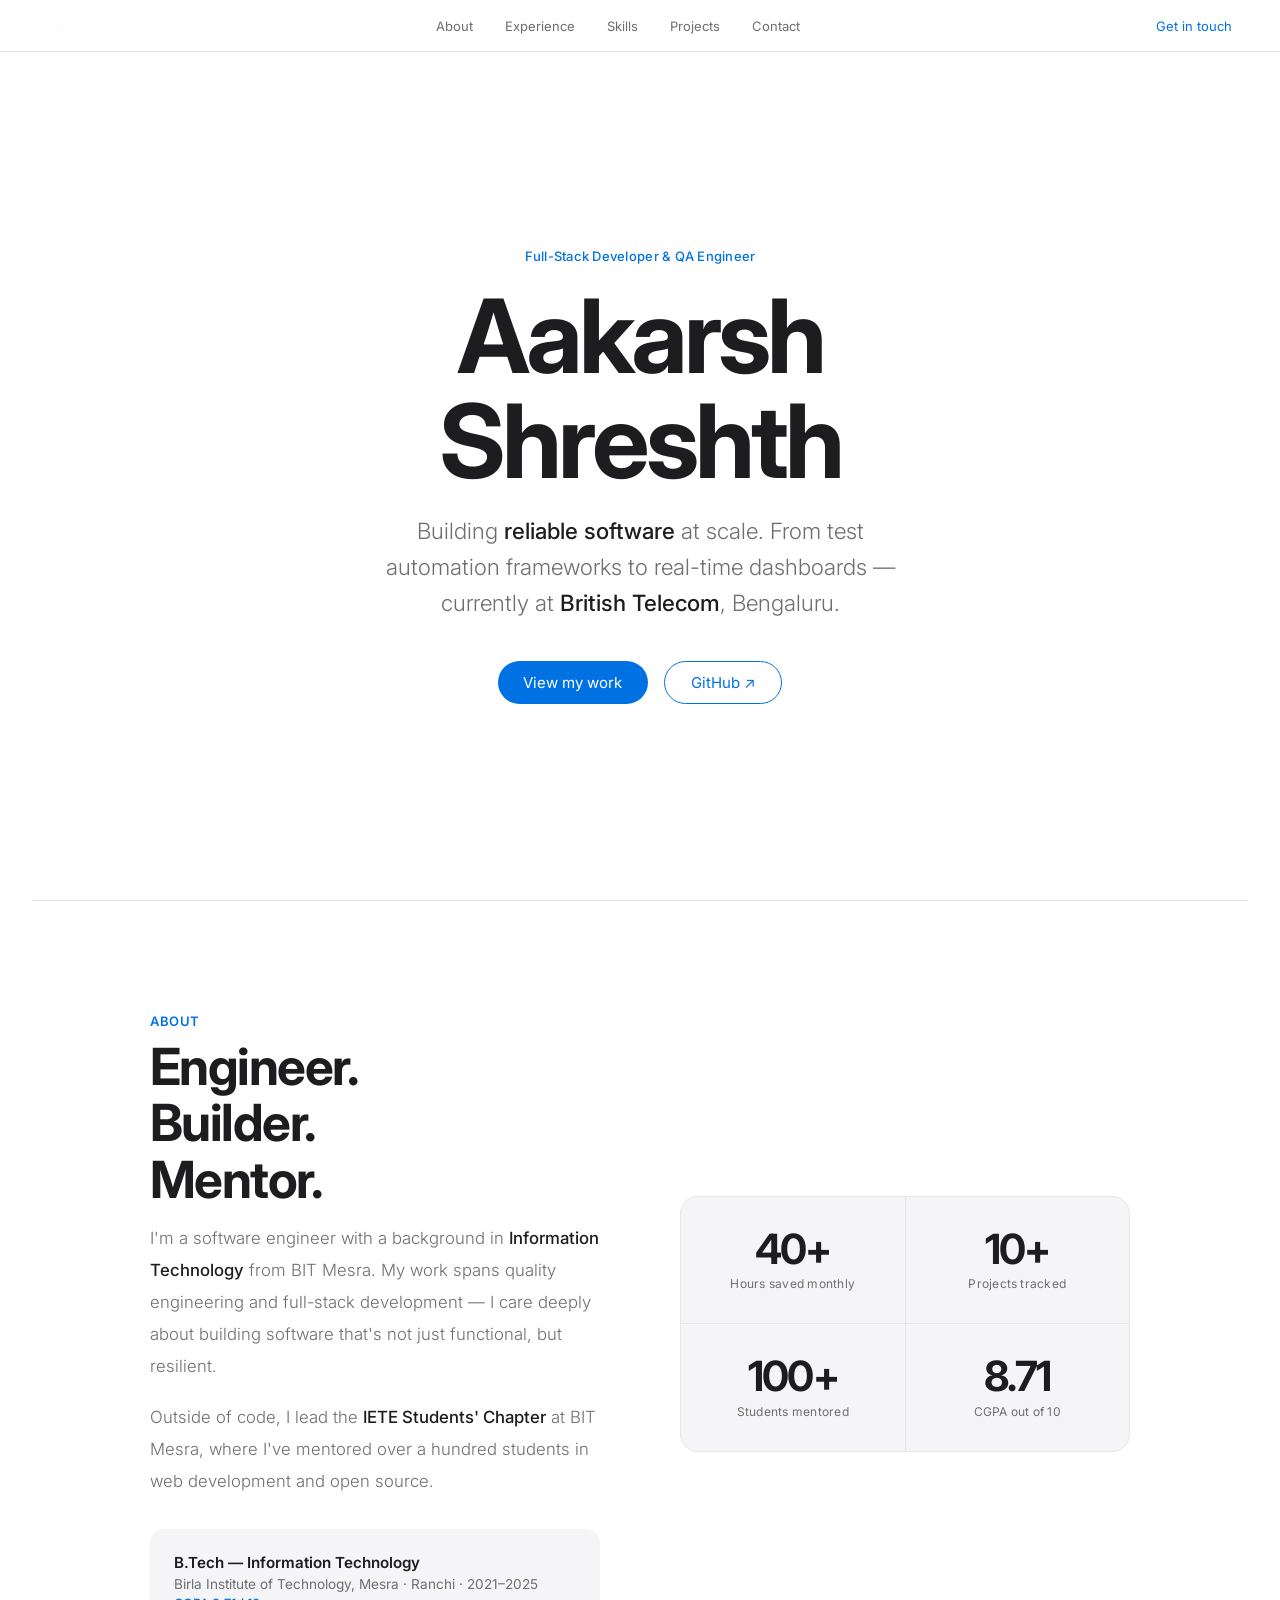
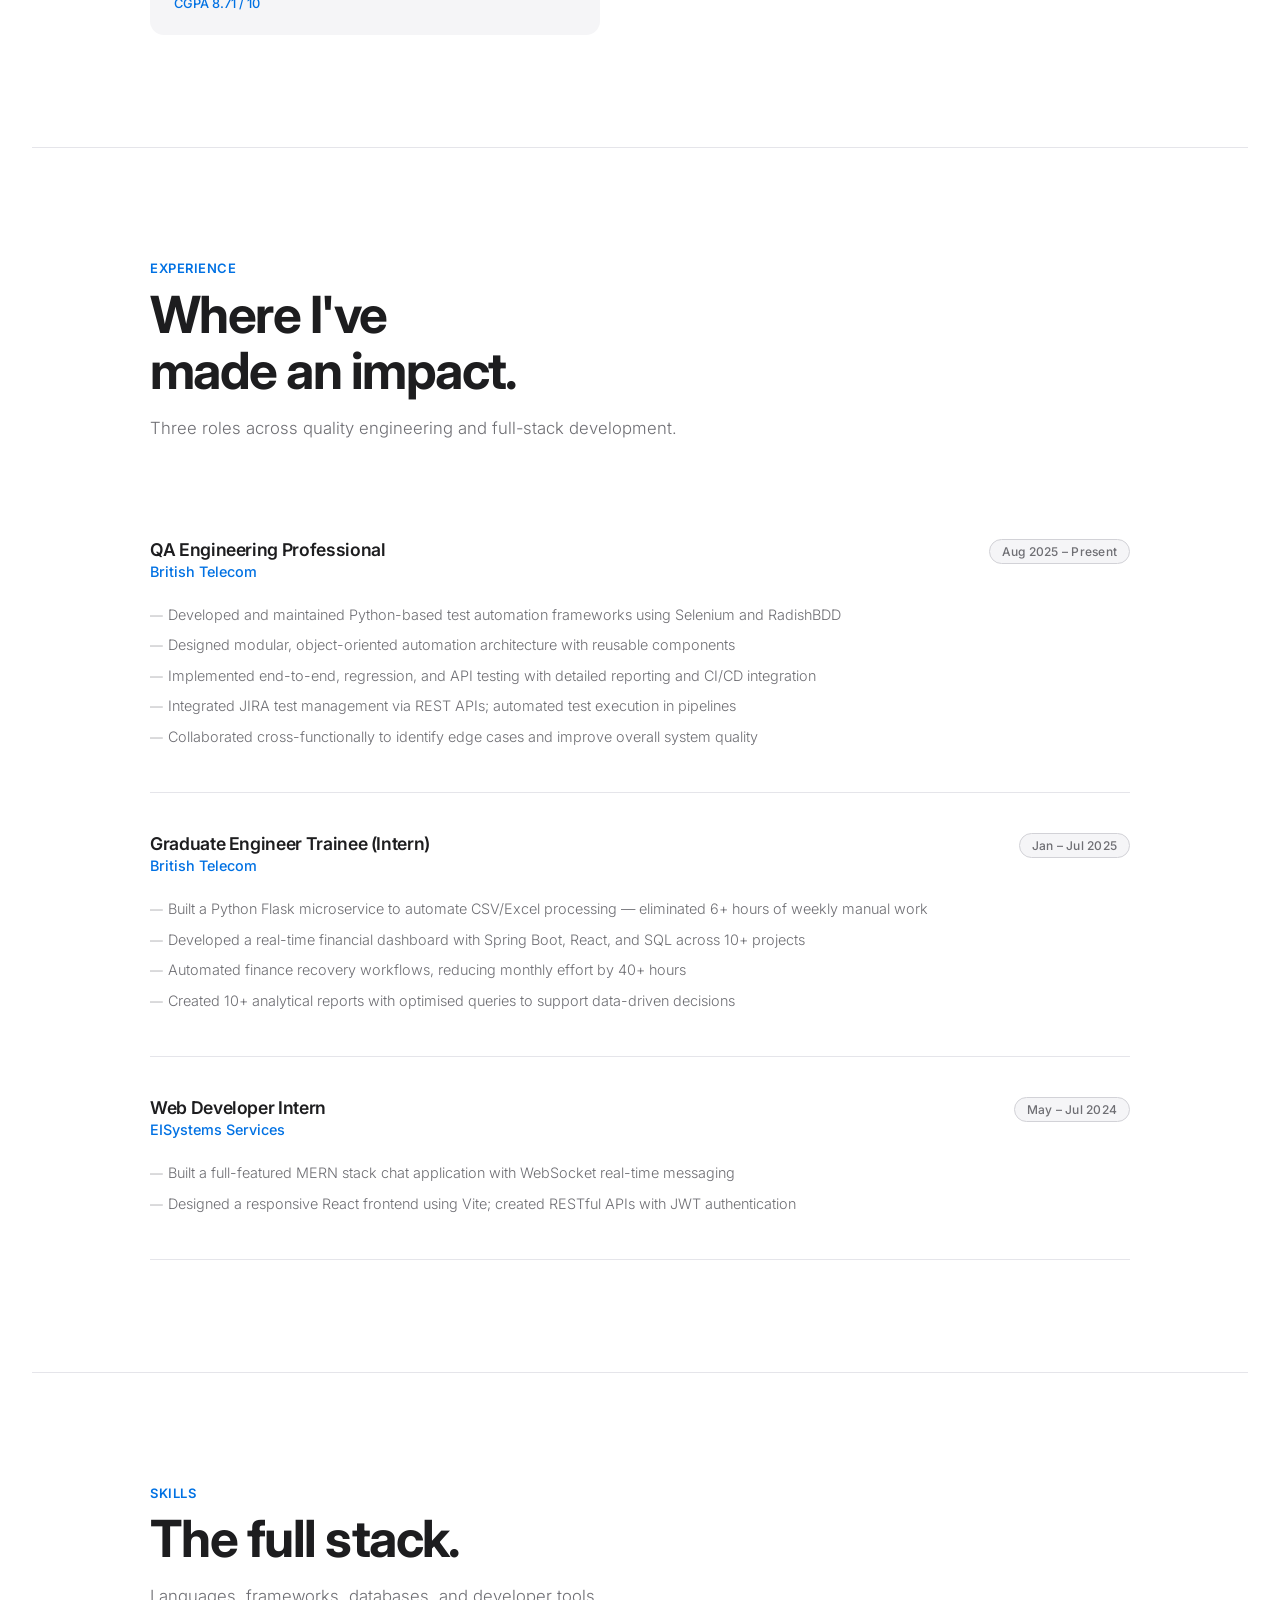
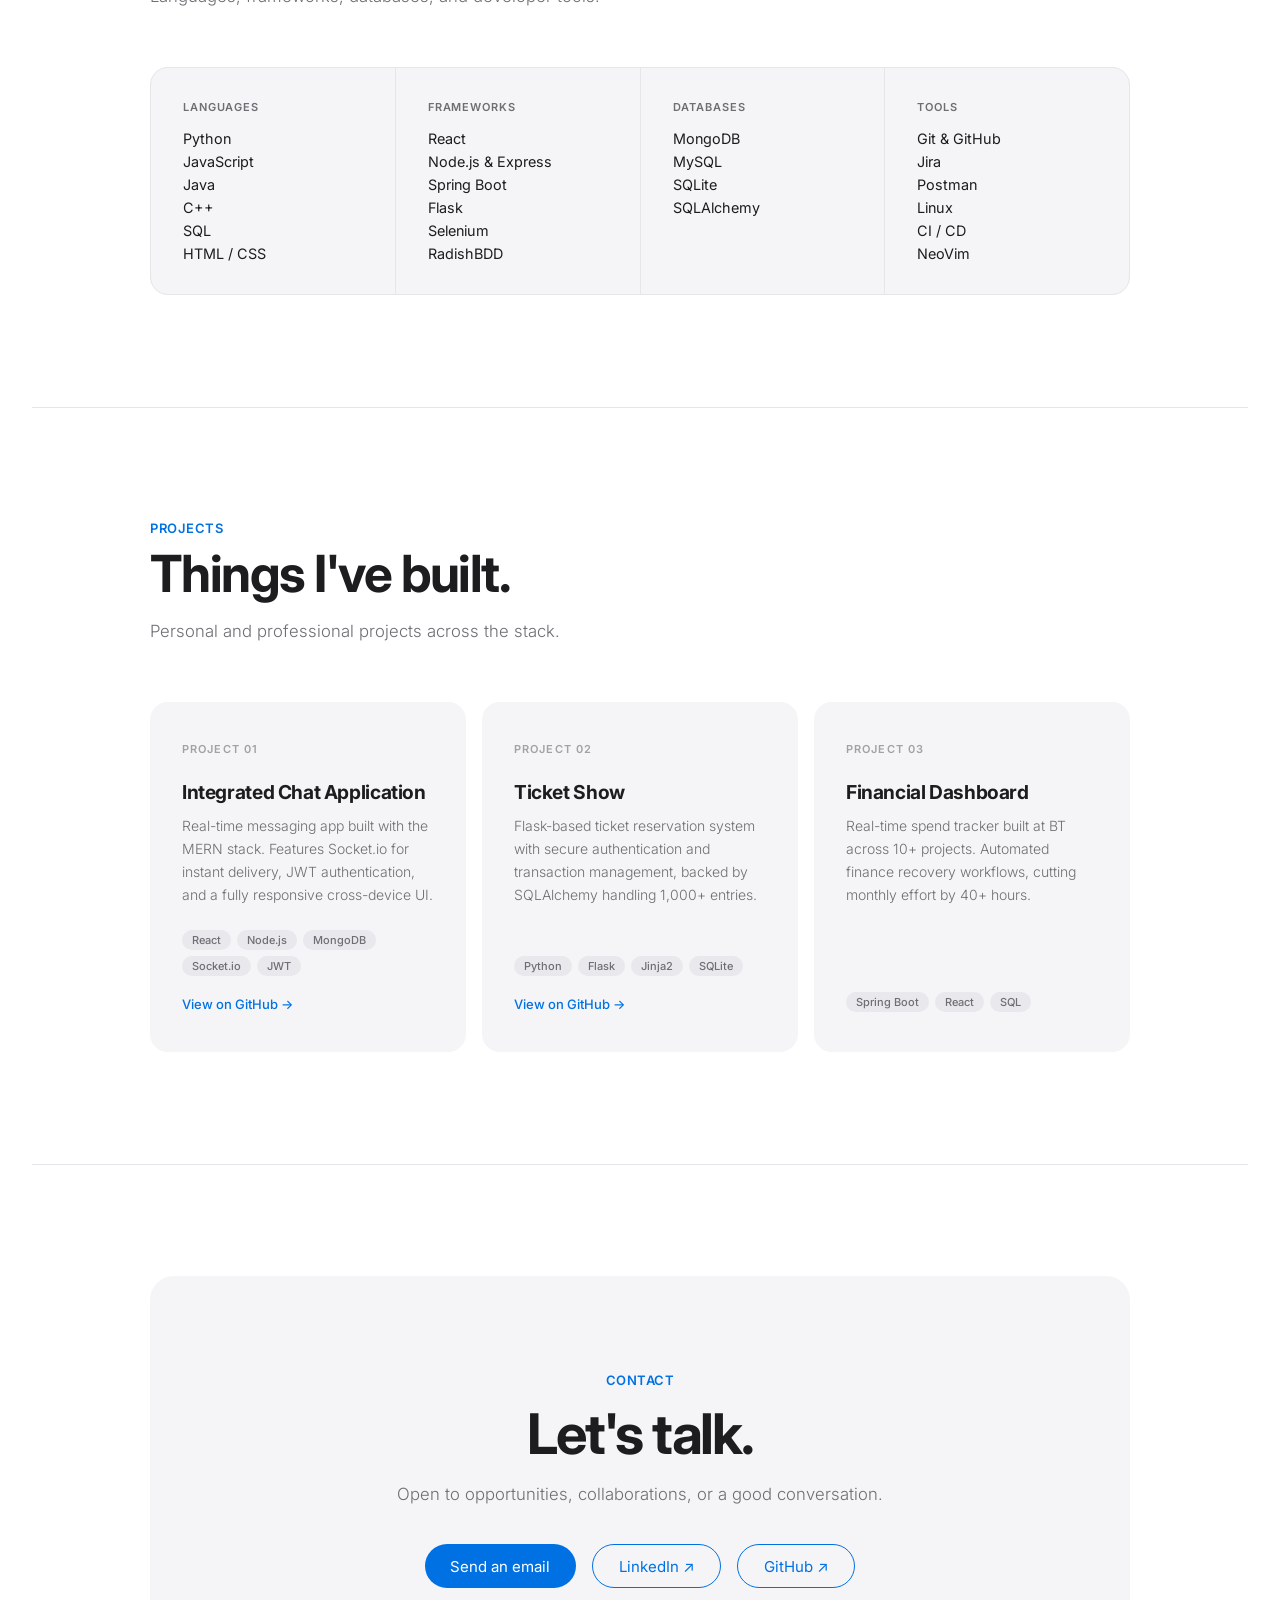
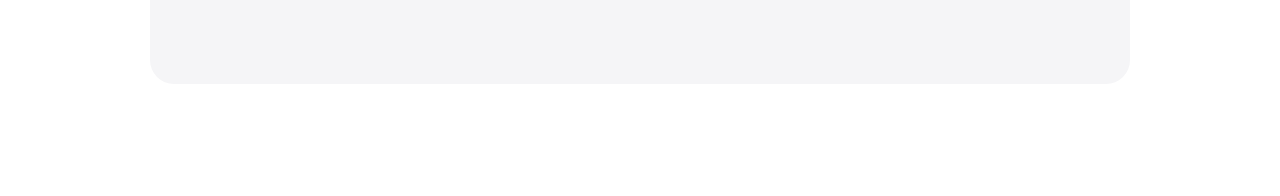
<file: index.html>
<!DOCTYPE html>
<html lang="en">
<head>
<meta charset="UTF-8">
<meta name="viewport" content="width=device-width, initial-scale=1.0">
<title>Aakarsh Shreshth – Developer & QA Engineer</title>
<meta name="description" content="Portfolio of Aakarsh Shreshth – QA Engineering Professional at British Telecom and full-stack developer.">
<link rel="preconnect" href="https://fonts.googleapis.com">
<link rel="preconnect" href="https://fonts.gstatic.com" crossorigin>
<link href="https://fonts.googleapis.com/css2?family=Inter:wght@300;400;500;600;700&display=swap" rel="stylesheet">
<link rel="stylesheet" href="style.css">
</head>
<body>

<nav class="nav">
  <!-- <span class="nav-logo">Aakarsh Shreshth</span> -->
  <a href="" class="nav-logo">
    <img src="./logo.png" alt="Aakarsh Shreshth" class="nav-logo-img" />
  </a>
  <ul class="nav-links">
    <li><a href="#about">About</a></li>
    <li><a href="#experience">Experience</a></li>
    <li><a href="#skills">Skills</a></li>
    <li><a href="#projects">Projects</a></li>
    <li><a href="#contact">Contact</a></li>
  </ul>
  <a href="mailto:aakarshshreshth@gmail.com" class="nav-cta">Get in touch</a>
</nav>

<section class="hero" id="hero">
  <p class="hero-eyebrow fi">Full-Stack Developer &amp; QA Engineer</p>
  <h1 class="hero-name fi">Aakarsh<br>Shreshth</h1>
  <p class="hero-sub fi">Building <strong>reliable software</strong> at scale. From test automation frameworks to real-time dashboards — currently at <strong>British Telecom</strong>, Bengaluru.</p>
  <div class="hero-btns fi">
    <a href="#experience" class="btn-blue">View my work</a>
    <a href="https://github.com/AakarshShreshth" target="_blank" class="btn-outline">GitHub ↗</a>
  </div>
</section>

<div class="divider"></div>

<section id="about">
  <div class="container">
    <div class="about-grid">
      <div class="fi">
        <p class="eyebrow">About</p>
        <h2 class="section-h">Engineer.<br>Builder.<br>Mentor.</h2>
        <div class="about-text">
          <p>I'm a software engineer with a background in <strong>Information Technology</strong> from BIT Mesra. My work spans quality engineering and full-stack development — I care deeply about building software that's not just functional, but resilient.</p>
          <p>Outside of code, I lead the <strong>IETE Students' Chapter</strong> at BIT Mesra, where I've mentored over a hundred students in web development and open source.</p>
        </div>
        <div class="edu-block">
          <div class="edu-deg">B.Tech — Information Technology</div>
          <div class="edu-inst">Birla Institute of Technology, Mesra · Ranchi · 2021–2025</div>
          <div class="edu-grade">CGPA 8.71 / 10</div>
        </div>
      </div>
      <div class="fi fi-d1">
        <div class="about-stats">
          <div class="stat-item"><div class="stat-num">40+</div><div class="stat-label">Hours saved monthly</div></div>
          <div class="stat-item"><div class="stat-num">10+</div><div class="stat-label">Projects tracked</div></div>
          <div class="stat-item"><div class="stat-num">100+</div><div class="stat-label">Students mentored</div></div>
          <div class="stat-item"><div class="stat-num">8.71</div><div class="stat-label">CGPA out of 10</div></div>
        </div>
      </div>
    </div>
  </div>
</section>

<div class="divider"></div>

<section id="experience">
  <div class="container">
    <p class="eyebrow fi">Experience</p>
    <h2 class="section-h fi">Where I've<br>made an impact.</h2>
    <p class="section-sub fi">Three roles across quality engineering and full-stack development.</p>
    <div class="exp-item fi">
      <div class="exp-top">
        <div><div class="exp-role">QA Engineering Professional</div><div class="exp-company">British Telecom</div></div>
        <span class="exp-date">Aug 2025 – Present</span>
      </div>
      <ul class="exp-bullets">
        <li>Developed and maintained Python-based test automation frameworks using Selenium and RadishBDD</li>
        <li>Designed modular, object-oriented automation architecture with reusable components</li>
        <li>Implemented end-to-end, regression, and API testing with detailed reporting and CI/CD integration</li>
        <li>Integrated JIRA test management via REST APIs; automated test execution in pipelines</li>
        <li>Collaborated cross-functionally to identify edge cases and improve overall system quality</li>
      </ul>
    </div>
    <div class="exp-item fi fi-d1">
      <div class="exp-top">
        <div><div class="exp-role">Graduate Engineer Trainee (Intern)</div><div class="exp-company">British Telecom</div></div>
        <span class="exp-date">Jan – Jul 2025</span>
      </div>
      <ul class="exp-bullets">
        <li>Built a Python Flask microservice to automate CSV/Excel processing — eliminated 6+ hours of weekly manual work</li>
        <li>Developed a real-time financial dashboard with Spring Boot, React, and SQL across 10+ projects</li>
        <li>Automated finance recovery workflows, reducing monthly effort by 40+ hours</li>
        <li>Created 10+ analytical reports with optimised queries to support data-driven decisions</li>
      </ul>
    </div>
    <div class="exp-item fi fi-d2">
      <div class="exp-top">
        <div><div class="exp-role">Web Developer Intern</div><div class="exp-company">EISystems Services</div></div>
        <span class="exp-date">May – Jul 2024</span>
      </div>
      <ul class="exp-bullets">
        <li>Built a full-featured MERN stack chat application with WebSocket real-time messaging</li>
        <li>Designed a responsive React frontend using Vite; created RESTful APIs with JWT authentication</li>
      </ul>
    </div>
  </div>
</section>

<div class="divider"></div>

<section id="skills">
  <div class="container">
    <p class="eyebrow fi">Skills</p>
    <h2 class="section-h fi">The full stack.</h2>
    <p class="section-sub fi">Languages, frameworks, databases, and developer tools.</p>
    <div class="skills-row fi">
      <div class="skill-cell">
        <div class="skill-cat">Languages</div>
        <div class="skill-list">
          <span class="skill-item">Python</span><span class="skill-item">JavaScript</span>
          <span class="skill-item">Java</span><span class="skill-item">C++</span>
          <span class="skill-item">SQL</span><span class="skill-item">HTML / CSS</span>
        </div>
      </div>
      <div class="skill-cell">
        <div class="skill-cat">Frameworks</div>
        <div class="skill-list">
          <span class="skill-item">React</span><span class="skill-item">Node.js &amp; Express</span>
          <span class="skill-item">Spring Boot</span><span class="skill-item">Flask</span>
          <span class="skill-item">Selenium</span><span class="skill-item">RadishBDD</span>
        </div>
      </div>
      <div class="skill-cell">
        <div class="skill-cat">Databases</div>
        <div class="skill-list">
          <span class="skill-item">MongoDB</span><span class="skill-item">MySQL</span>
          <span class="skill-item">SQLite</span><span class="skill-item">SQLAlchemy</span>
        </div>
      </div>
      <div class="skill-cell">
        <div class="skill-cat">Tools</div>
        <div class="skill-list">
          <span class="skill-item">Git &amp; GitHub</span><span class="skill-item">Jira</span>
          <span class="skill-item">Postman</span><span class="skill-item">Linux</span>
          <span class="skill-item">CI / CD</span><span class="skill-item">NeoVim</span>
        </div>
      </div>
    </div>
  </div>
</section>

<div class="divider"></div>

<section id="projects">
  <div class="container">
    <p class="eyebrow fi">Projects</p>
    <h2 class="section-h fi">Things I've built.</h2>
    <p class="section-sub fi">Personal and professional projects across the stack.</p>
    <div class="projects-grid">
      <a href="https://github.com/AakarshShreshth" target="_blank" class="proj-card fi">
        <div class="proj-num">PROJECT 01</div>
        <div class="proj-name">Integrated Chat Application</div>
        <p class="proj-desc">Real-time messaging app built with the MERN stack. Features Socket.io for instant delivery, JWT authentication, and a fully responsive cross-device UI.</p>
        <div class="proj-stack">
          <span class="proj-tag">React</span><span class="proj-tag">Node.js</span><span class="proj-tag">MongoDB</span><span class="proj-tag">Socket.io</span><span class="proj-tag">JWT</span>
        </div>
        <div class="proj-link">View on GitHub →</div>
      </a>
      <a href="https://github.com/AakarshShreshth" target="_blank" class="proj-card fi fi-d1">
        <div class="proj-num">PROJECT 02</div>
        <div class="proj-name">Ticket Show</div>
        <p class="proj-desc">Flask-based ticket reservation system with secure authentication and transaction management, backed by SQLAlchemy handling 1,000+ entries.</p>
        <div class="proj-stack">
          <span class="proj-tag">Python</span><span class="proj-tag">Flask</span><span class="proj-tag">Jinja2</span><span class="proj-tag">SQLite</span>
        </div>
        <div class="proj-link">View on GitHub →</div>
      </a>
      <div class="proj-card fi fi-d2">
        <div class="proj-num">PROJECT 03</div>
        <div class="proj-name">Financial Dashboard</div>
        <p class="proj-desc">Real-time spend tracker built at BT across 10+ projects. Automated finance recovery workflows, cutting monthly effort by 40+ hours.</p>
        <div class="proj-stack">
          <span class="proj-tag">Spring Boot</span><span class="proj-tag">React</span><span class="proj-tag">SQL</span>
        </div>
      </div>
    </div>
  </div>
</section>

<div class="divider"></div>

<section id="contact">
  <div class="container">
    <div class="contact-block fi">
      <p class="eyebrow" style="margin-bottom:0.75rem">Contact</p>
      <h2 class="contact-h">Let's talk.</h2>
      <p class="contact-p">Open to opportunities, collaborations, or a good conversation.</p>
      <div class="contact-btns">
        <a href="mailto:aakarshshreshth@gmail.com" class="btn-blue">Send an email</a>
        <a href="https://linkedin.com/in/aakarshshreshth" target="_blank" class="btn-outline">LinkedIn ↗</a>
        <a href="https://github.com/AakarshShreshth" target="_blank" class="btn-outline">GitHub ↗</a>
      </div>
      <!-- <div class="contact-links-row">
        <a href="https://github.com/AakarshShreshth" target="_blank">GitHub</a>
        <a href="tel:+918987620168">+91 898 762 0168</a>
      </div> -->
    </div>
  </div>
</section>

<!-- <footer>
  <span class="footer-text">Copyright © 2025 Aakarsh Shreshth. All rights reserved.</span>
  <div class="footer-links">
    <a href="https://github.com/AakarshShreshth" target="_blank">GitHub</a>
    <a href="https://linkedin.com/in/aakarshshreshth" target="_blank">LinkedIn</a>
    <a href="mailto:aakarshshreshth@gmail.com">Mail</a>
  </div>
</footer> -->

<script>
const io=new IntersectionObserver(entries=>{
  entries.forEach(e=>{if(e.isIntersecting){e.target.classList.add('on');io.unobserve(e.target)}});
},{threshold:0.08});
document.querySelectorAll('.fi').forEach(el=>io.observe(el));
</script>
</body>
</html>
</file>
<file: style.css>
*,*::before,*::after{box-sizing:border-box;margin:0;padding:0}
:root{
  --bg:#ffffff;--bg2:#f5f5f7;--bg3:#e8e8ed;
  --text:#1d1d1f;--text2:#6e6e73;--text3:#a1a1a6;
  --blue:#0071e3;--blue-hover:#0077ed;
  --border:#d2d2d7;--border-light:#e5e5ea;
  --ff:'Inter',system-ui,-apple-system,BlinkMacSystemFont,'Segoe UI',sans-serif;
}
@media(prefers-color-scheme:dark){
  :root{
    --bg:#000000;--bg2:#1c1c1e;--bg3:#2c2c2e;
    --text:#f5f5f7;--text2:#a1a1a6;--text3:#636366;
    --border:#38383a;--border-light:#2c2c2e;
    --blue:#2997ff;--blue-hover:#409cff;
  }
}
html{scroll-behavior:smooth}
body{font-family:var(--ff);background:var(--bg);color:var(--text);-webkit-font-smoothing:antialiased;overflow-x:hidden}

.nav{
  position:sticky;top:0;z-index:100;
  background:rgba(255,255,255,0.8);
  backdrop-filter:saturate(180%) blur(20px);
  -webkit-backdrop-filter:saturate(180%) blur(20px);
  border-bottom:0.5px solid var(--border-light);
  display:flex;align-items:center;justify-content:space-between;
  padding:0 3rem;height:52px;
}
@media(prefers-color-scheme:dark){.nav{background:rgba(0,0,0,0.8)}}
/* .nav-logo{font-size:21px;font-weight:600;color:var(--text);letter-spacing:-0.5px} */
.nav-logo{display:flex;align-items:center;text-decoration:none}
.nav-logo-img{height:32px;width:auto;display:block;filter:invert(0)}
.nav-links{display:flex;gap:0;list-style:none}
.nav-links a{font-size:13px;color:var(--text2);text-decoration:none;padding:0 1rem;line-height:52px;transition:color 0.15s}
.nav-links a:hover{color:var(--text)}
.nav-cta{font-size:13px;color:var(--blue);text-decoration:none;font-weight:400;transition:color 0.15s}
.nav-cta:hover{color:var(--blue-hover);text-decoration:underline}

.hero{
  min-height:calc(100vh - 52px);
  display:flex;flex-direction:column;align-items:center;justify-content:center;
  text-align:center;padding:6rem 2rem;background:var(--bg);
}
.hero-eyebrow{font-size:13px;font-weight:500;color:var(--blue);letter-spacing:0.02em;margin-bottom:1.25rem}
.hero-name{font-size:clamp(3rem,8vw,6.5rem);font-weight:700;letter-spacing:-0.04em;line-height:1.02;color:var(--text);margin-bottom:1.25rem}
.hero-sub{font-size:clamp(1.1rem,2.5vw,1.4rem);font-weight:300;color:var(--text2);max-width:560px;line-height:1.6;margin-bottom:2.5rem}
.hero-sub strong{color:var(--text);font-weight:500}
.hero-btns{display:flex;gap:1rem;justify-content:center;flex-wrap:wrap}
.btn-blue{display:inline-flex;align-items:center;gap:6px;background:var(--blue);color:#fff;font-size:15px;font-weight:400;padding:0.7rem 1.6rem;border-radius:980px;text-decoration:none;transition:background 0.15s;border:none;cursor:pointer}
.btn-blue:hover{background:var(--blue-hover)}
.btn-outline{display:inline-flex;align-items:center;gap:6px;background:transparent;color:var(--blue);font-size:15px;font-weight:400;padding:0.7rem 1.6rem;border-radius:980px;text-decoration:none;transition:all 0.15s;border:0.5px solid var(--blue)}
.btn-outline:hover{background:var(--blue);color:#fff}

section{padding:7rem 2rem}
.container{max-width:980px;margin:0 auto}
.eyebrow{font-size:13px;font-weight:600;color:var(--blue);letter-spacing:0.04em;margin-bottom:0.6rem;text-transform:uppercase}
.section-h{font-size:clamp(2rem,4.5vw,3.2rem);font-weight:700;letter-spacing:-0.03em;line-height:1.1;color:var(--text);margin-bottom:1rem}
.section-sub{font-size:1.05rem;font-weight:300;color:var(--text2);line-height:1.7;max-width:600px;margin-bottom:3.5rem}
.divider{height:0.5px;background:var(--border-light);margin:0 2rem}

.about-grid{display:grid;grid-template-columns:1fr 1fr;gap:5rem;align-items:center}
.about-text{font-size:1.05rem;color:var(--text2);line-height:1.9;font-weight:300}
.about-text p+p{margin-top:1.2rem}
.about-text strong{color:var(--text);font-weight:500}
.about-stats{display:grid;grid-template-columns:1fr 1fr;gap:1px;background:var(--border-light);border:0.5px solid var(--border-light);border-radius:18px;overflow:hidden}
.stat-item{background:var(--bg2);padding:2rem 1.5rem;text-align:center}
.stat-num{font-size:2.6rem;font-weight:700;letter-spacing:-0.04em;color:var(--text);line-height:1}
.stat-label{font-size:12px;color:var(--text2);margin-top:0.4rem;letter-spacing:0.02em}
.edu-block{margin-top:2rem;padding:1.5rem;background:var(--bg2);border-radius:14px}
.edu-deg{font-size:0.95rem;font-weight:600;color:var(--text)}
.edu-inst{font-size:0.85rem;color:var(--text2);margin-top:4px}
.edu-grade{font-size:0.8rem;color:var(--blue);margin-top:4px;font-weight:500}

.exp-item{padding:2.5rem 0;border-bottom:0.5px solid var(--border-light)}
.exp-item:first-child{border-top:0.5px solid var(--border-light)}
.exp-top{display:grid;grid-template-columns:1fr auto;gap:1rem;align-items:start;margin-bottom:1.25rem}
.exp-role{font-size:1.1rem;font-weight:600;color:var(--text);letter-spacing:-0.02em}
.exp-company{font-size:0.9rem;color:var(--blue);margin-top:3px;font-weight:500}
.exp-date{font-size:12px;color:var(--text2);background:var(--bg2);padding:4px 12px;border-radius:980px;white-space:nowrap;letter-spacing:0.02em;font-weight:500;border:0.5px solid var(--border)}
.exp-bullets{list-style:none}
.exp-bullets li{font-size:0.9rem;color:var(--text2);line-height:1.7;padding:3px 0 3px 1.1rem;position:relative;font-weight:300}
.exp-bullets li::before{content:'—';position:absolute;left:0;color:var(--text3);font-size:0.8rem;top:5px}

.skills-row{display:grid;grid-template-columns:repeat(auto-fit,minmax(220px,1fr));gap:1px;background:var(--border-light);border:0.5px solid var(--border-light);border-radius:18px;overflow:hidden}
.skill-cell{background:var(--bg2);padding:2rem}
.skill-cat{font-size:11px;font-weight:600;letter-spacing:0.08em;color:var(--text2);text-transform:uppercase;margin-bottom:1rem}
.skill-list{display:flex;flex-direction:column;gap:6px}
.skill-item{font-size:0.9rem;color:var(--text);font-weight:400}

.projects-grid{display:grid;grid-template-columns:repeat(auto-fit,minmax(280px,1fr));gap:1rem}
.proj-card{background:var(--bg2);border-radius:18px;padding:2.5rem 2rem;display:flex;flex-direction:column;text-decoration:none;color:inherit;transition:transform 0.2s ease,background 0.15s}
.proj-card:hover{transform:scale(1.015);background:var(--bg3)}
.proj-num{font-size:11px;font-weight:600;letter-spacing:0.1em;color:var(--text3);margin-bottom:1.5rem}
.proj-name{font-size:1.2rem;font-weight:700;color:var(--text);letter-spacing:-0.02em;margin-bottom:0.6rem}
.proj-desc{font-size:0.875rem;color:var(--text2);line-height:1.65;font-weight:300;flex:1}
.proj-stack{display:flex;flex-wrap:wrap;gap:6px;margin-top:1.5rem}
.proj-tag{font-size:11px;font-weight:500;color:var(--text2);background:var(--bg3);border-radius:980px;padding:3px 10px}
@media(prefers-color-scheme:dark){.proj-tag{background:var(--bg)}}
.proj-link{display:inline-flex;align-items:center;gap:4px;font-size:13px;color:var(--blue);margin-top:1.25rem;font-weight:500;text-decoration:none;transition:gap 0.15s}
.proj-card:hover .proj-link{gap:7px}

.contact-block{text-align:center;background:var(--bg2);border-radius:24px;padding:6rem 2rem}
.contact-h{font-size:clamp(2.5rem,5vw,3.5rem);font-weight:700;letter-spacing:-0.04em;color:var(--text);margin-bottom:1rem}
.contact-p{font-size:1.05rem;color:var(--text2);margin-bottom:2.5rem;font-weight:300}
.contact-btns{display:flex;gap:1rem;justify-content:center;flex-wrap:wrap}
.contact-links-row{display:flex;gap:2rem;justify-content:center;margin-top:1.5rem;flex-wrap:wrap}
.contact-links-row a{font-size:13px;color:var(--blue);text-decoration:none;font-weight:500}
.contact-links-row a:hover{text-decoration:underline}

footer{border-top:0.5px solid var(--border-light);padding:1.5rem 3rem;display:flex;justify-content:space-between;align-items:center;flex-wrap:wrap;gap:1rem}
.footer-text{font-size:12px;color:var(--text3)}
.footer-links{display:flex;gap:1.5rem}
.footer-links a{font-size:12px;color:var(--text3);text-decoration:none;transition:color 0.15s}
.footer-links a:hover{color:var(--text2)}

.fi{opacity:0;transform:translateY(20px);transition:opacity 0.7s ease,transform 0.7s ease}
.fi.on{opacity:1;transform:translateY(0)}
.fi-d1{transition-delay:0.07s}.fi-d2{transition-delay:0.14s}

@media(max-width:700px){
  .nav{padding:0 1.2rem}.nav-links{display:none}
  .hero{padding:4rem 1.5rem}
  section{padding:5rem 1.5rem}
  .about-grid{grid-template-columns:1fr}
  .exp-top{grid-template-columns:1fr;gap:0.5rem}
  .divider{margin:0 1.5rem}
  footer{padding:1.2rem 1.5rem}
}
</file>
